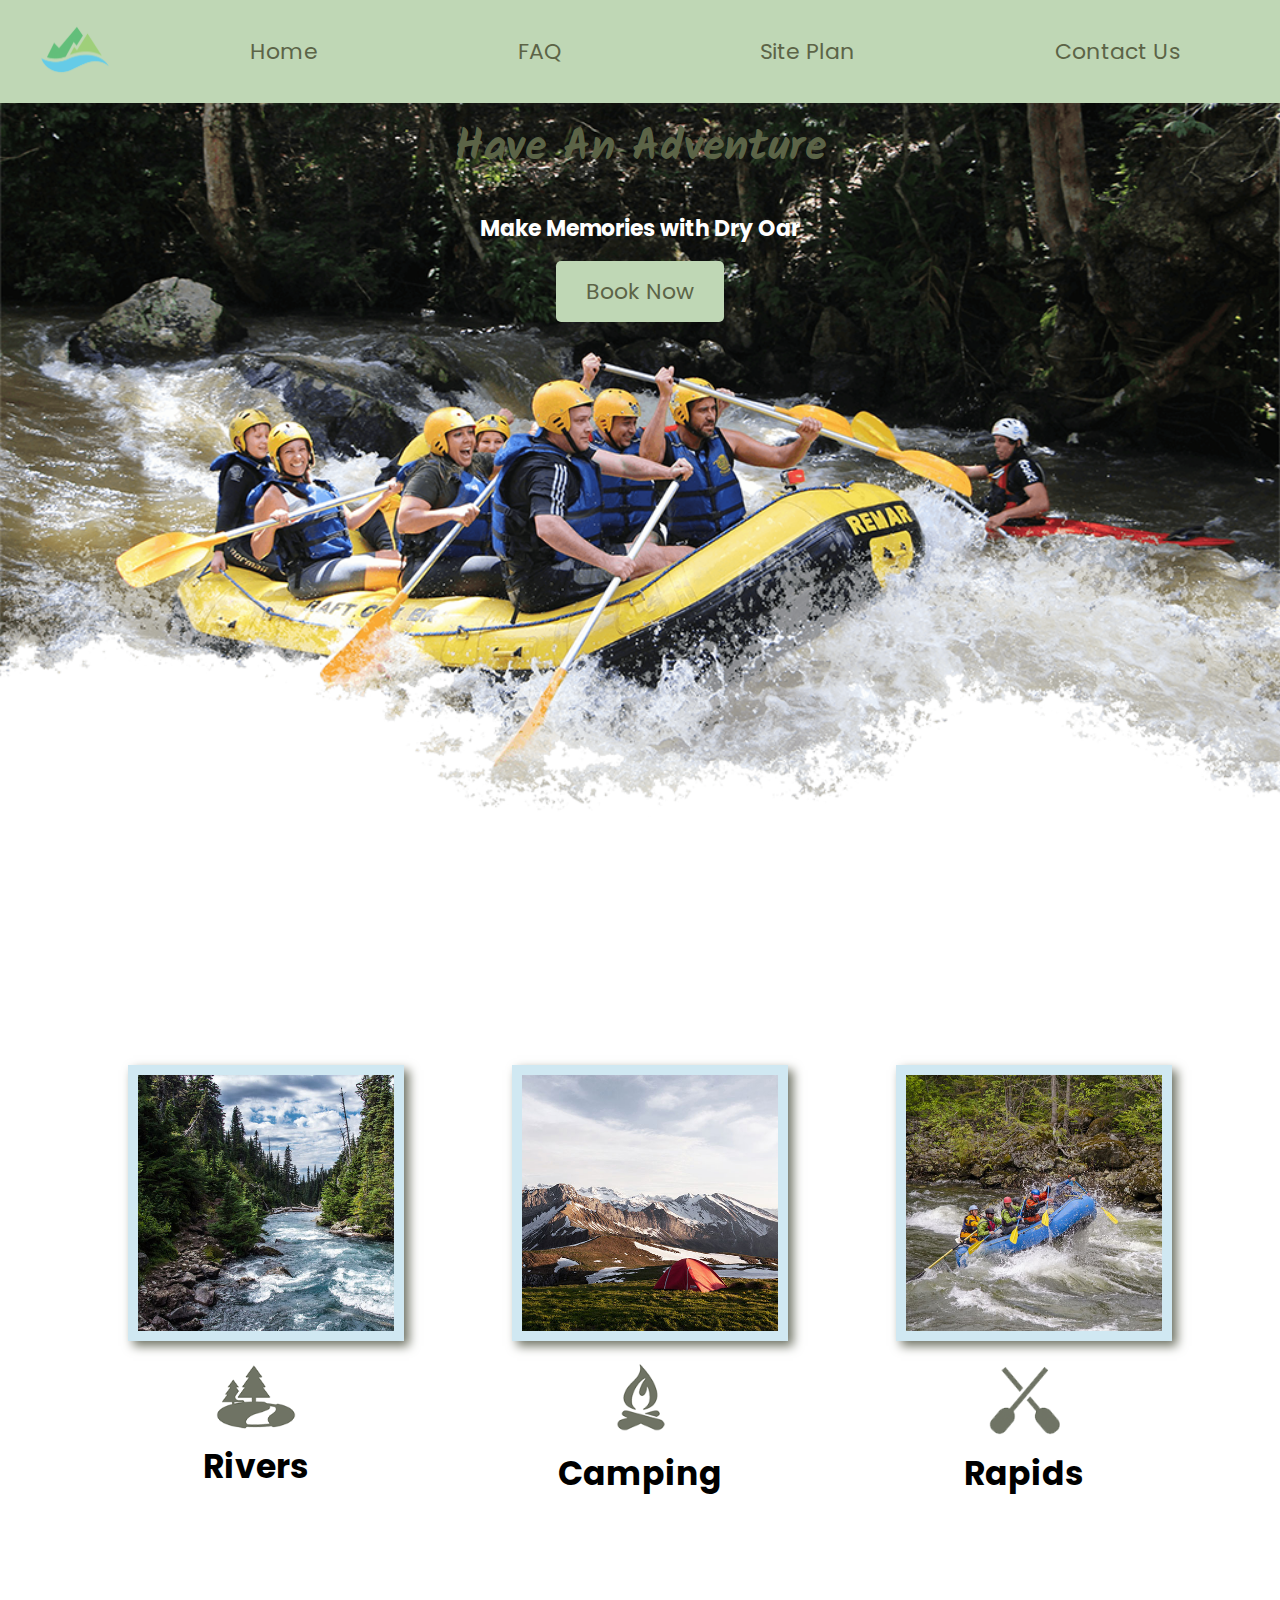
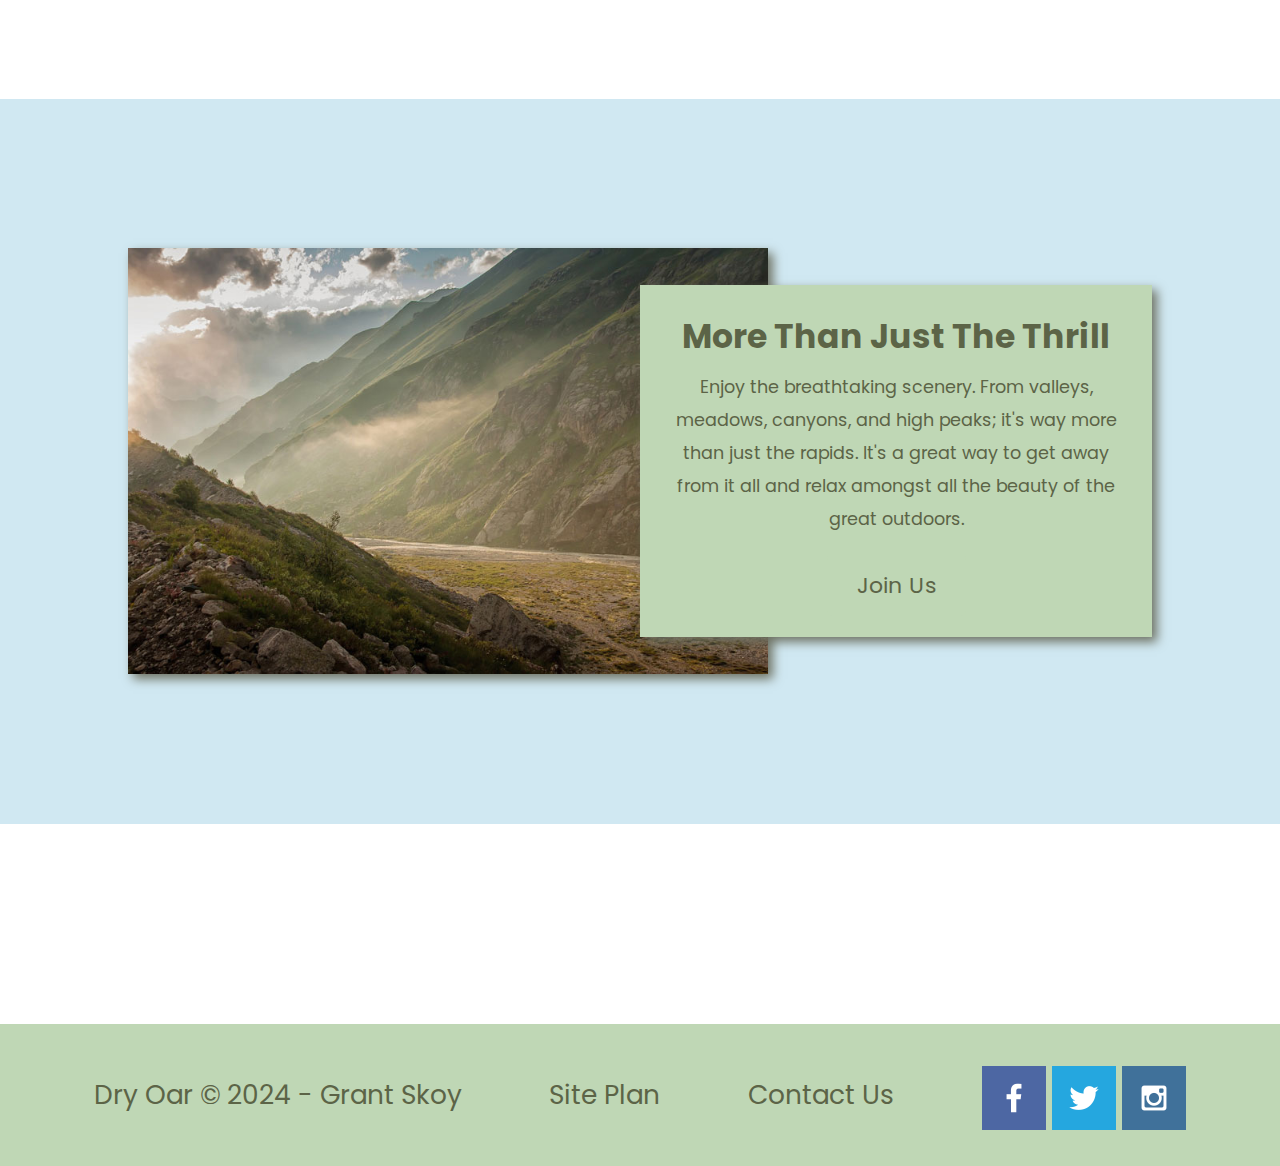
<file: wwr/index.html>
<!DOCTYPE html>
<html lang="en">
  <head>
    <meta charset="UTF-8" />
    <meta http-equiv="X-UA-Compatible" content="IE=edge" />
    <meta name="viewport" content="width=device-width, initial-scale=1.0" />
    <title>Whitewater Rafting Vacations | Dry Oar Boating | Home</title>
    <link rel="stylesheet" href="styles/style.css" />
  </head>
  <body>
    <div id="content"></div>
    <header>
      <a id="logo_link" href="index.html">
        <img class="logo" src="images/logo.png" alt="Dry Oar Logo" />
      </a>
      <nav>
        <a href="index.html" target="_blank">Home</a>
        <a href="faq.html" target="_blank">FAQ</a>
        <a href="site-plan-rafting.html" target="_blank">Site Plan</a>
        <a href="contactus.html" target="_blank">Contact Us</a>
      </nav>
    </header>
    <div id="hero">
      <div id="hero-box">
        <img
          id="hero-img"
          src="images/hero.png"
          alt="People enjoying white water rafting"
        />
      </div>
      <section id="hero-msg">
        <h1 class="home-title">Have An Adventure</h1>
        <h4>Make Memories with Dry Oar</h4>
        <div class="button-box">
          <a class="book" href="contactus.html">Book Now</a>
        </div>
      </section>
    </div>
    <main class="home-grid">
      <section class="rivers-card">
        <img class="card-img" src="images/rivers.jpg" alt="river in forest" />
        <img class="icon" src="images/river_icon.png" alt="river icon" />
        <h2>Rivers</h2>
      </section>
      <section class="camping-card">
        <img
          class="card-img"
          src="images/camping.jpg"
          alt="tent in mountains"
        />
        <img class="icon" src="images/fire_icon.png" alt="fire icon" />
        <h2>Camping</h2>
      </section>
      <section class="rapids-card">
        <img class="card-img" src="images/rapids.jpg" alt="rafting boat" />
        <img class="icon" src="images/oars.png" alt="oars icon" />
        <h2>Rapids</h2>
      </section>
      <div id="background"></div>
      <img class="mountains" src="images/mountains.jpg" alt="Misty mountains" />
      <section class="msg">
        <h2>More Than Just The Thrill</h2>
        <p>
          Enjoy the breathtaking scenery. From valleys, meadows, canyons, and
          high peaks; it's way more than just the rapids. It's a great way to
          get away from it all and relax amongst all the beauty of the great
          outdoors.
        </p>
        <a class="join" href="rivers.html">Join Us</a>
      </section>
    </main>
    <footer>
      <p>Dry Oar &copy; 2024 - Grant Skoy</p>
      <p><a href="site-plan-rafting.html">Site Plan</a></p>
      <p><a href="contactus.html">Contact Us</a></p>
      <div class="social">
        <a href="https://facebook.com">
          <img src="images/facebook.png" alt="fb icon" />
        </a>
        <a href="https://twitter.com">
          <img src="images/twitter.png" alt="twitter icon" />
        </a>
        <a href="https://instagram.com">
          <img src="images/instagram.png" alt="instagram icon" />
        </a>
      </div>
    </footer>
  </body>
</html>
</file>
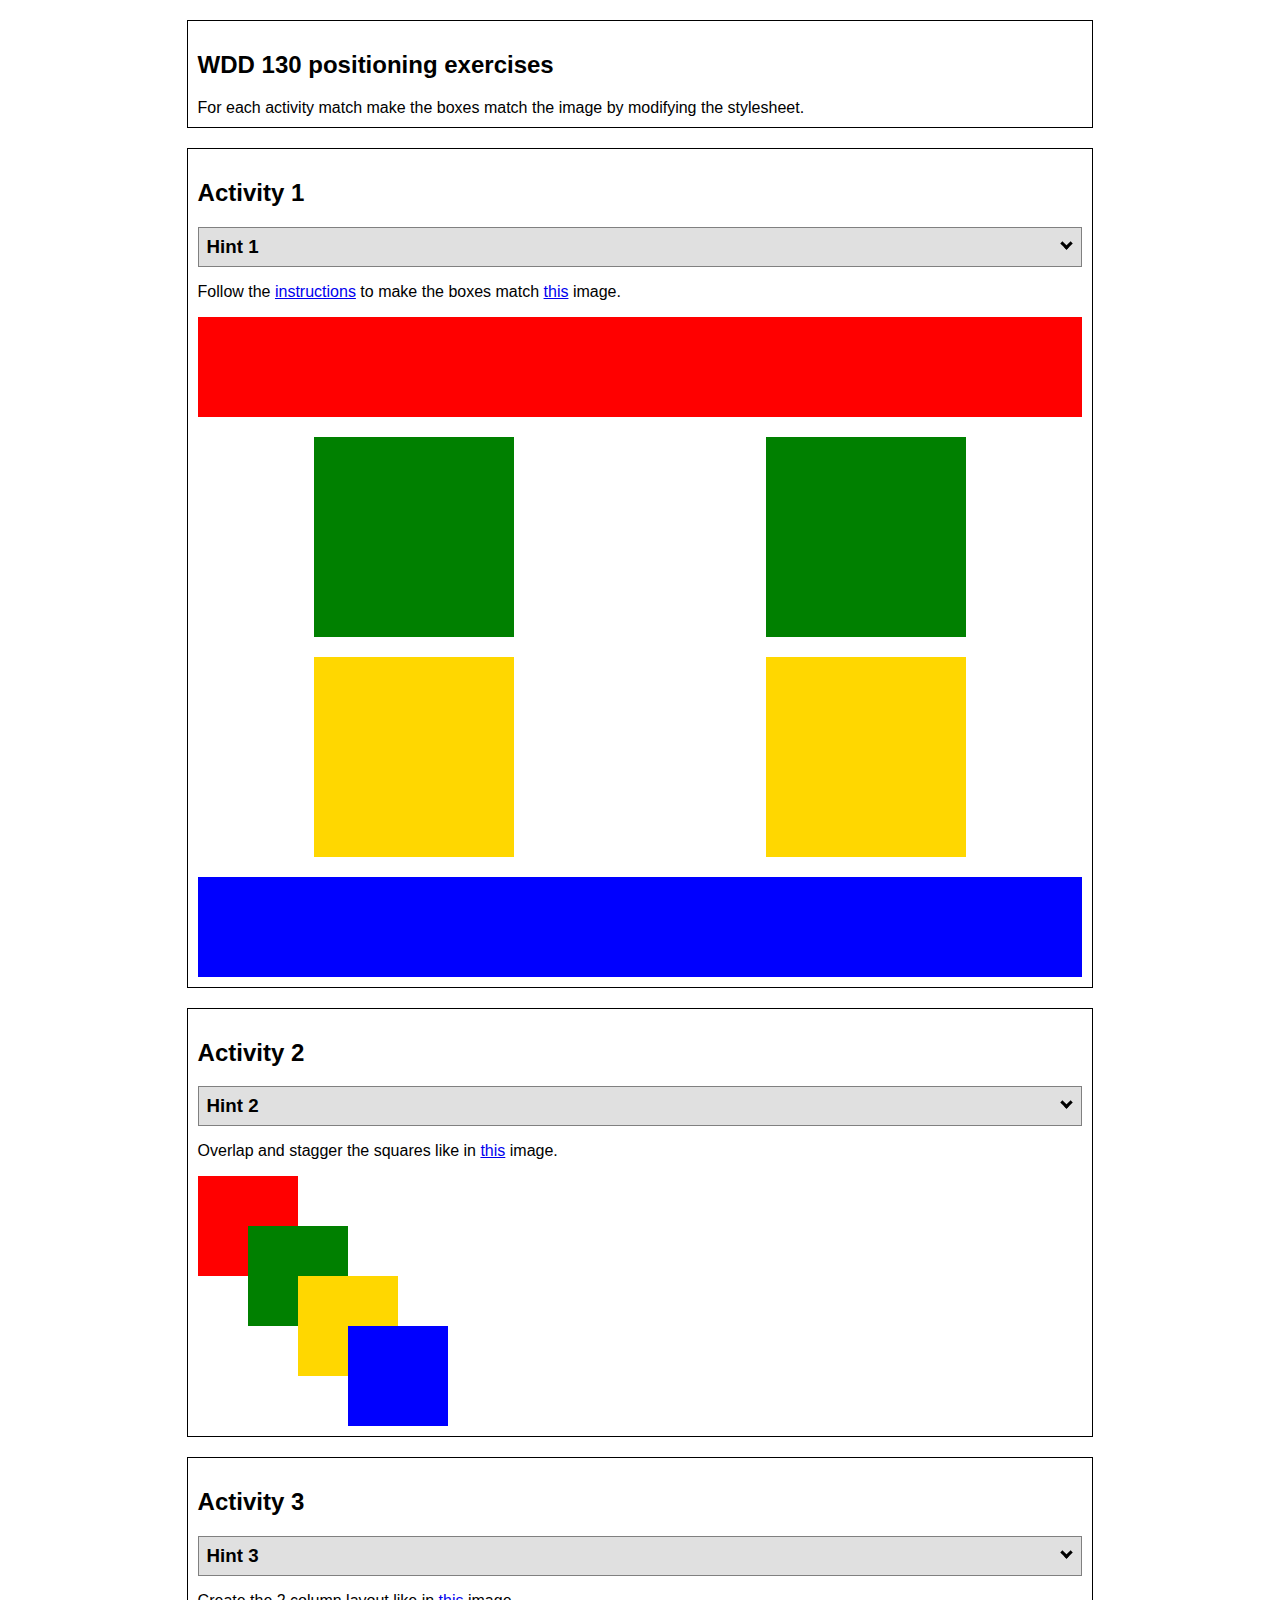
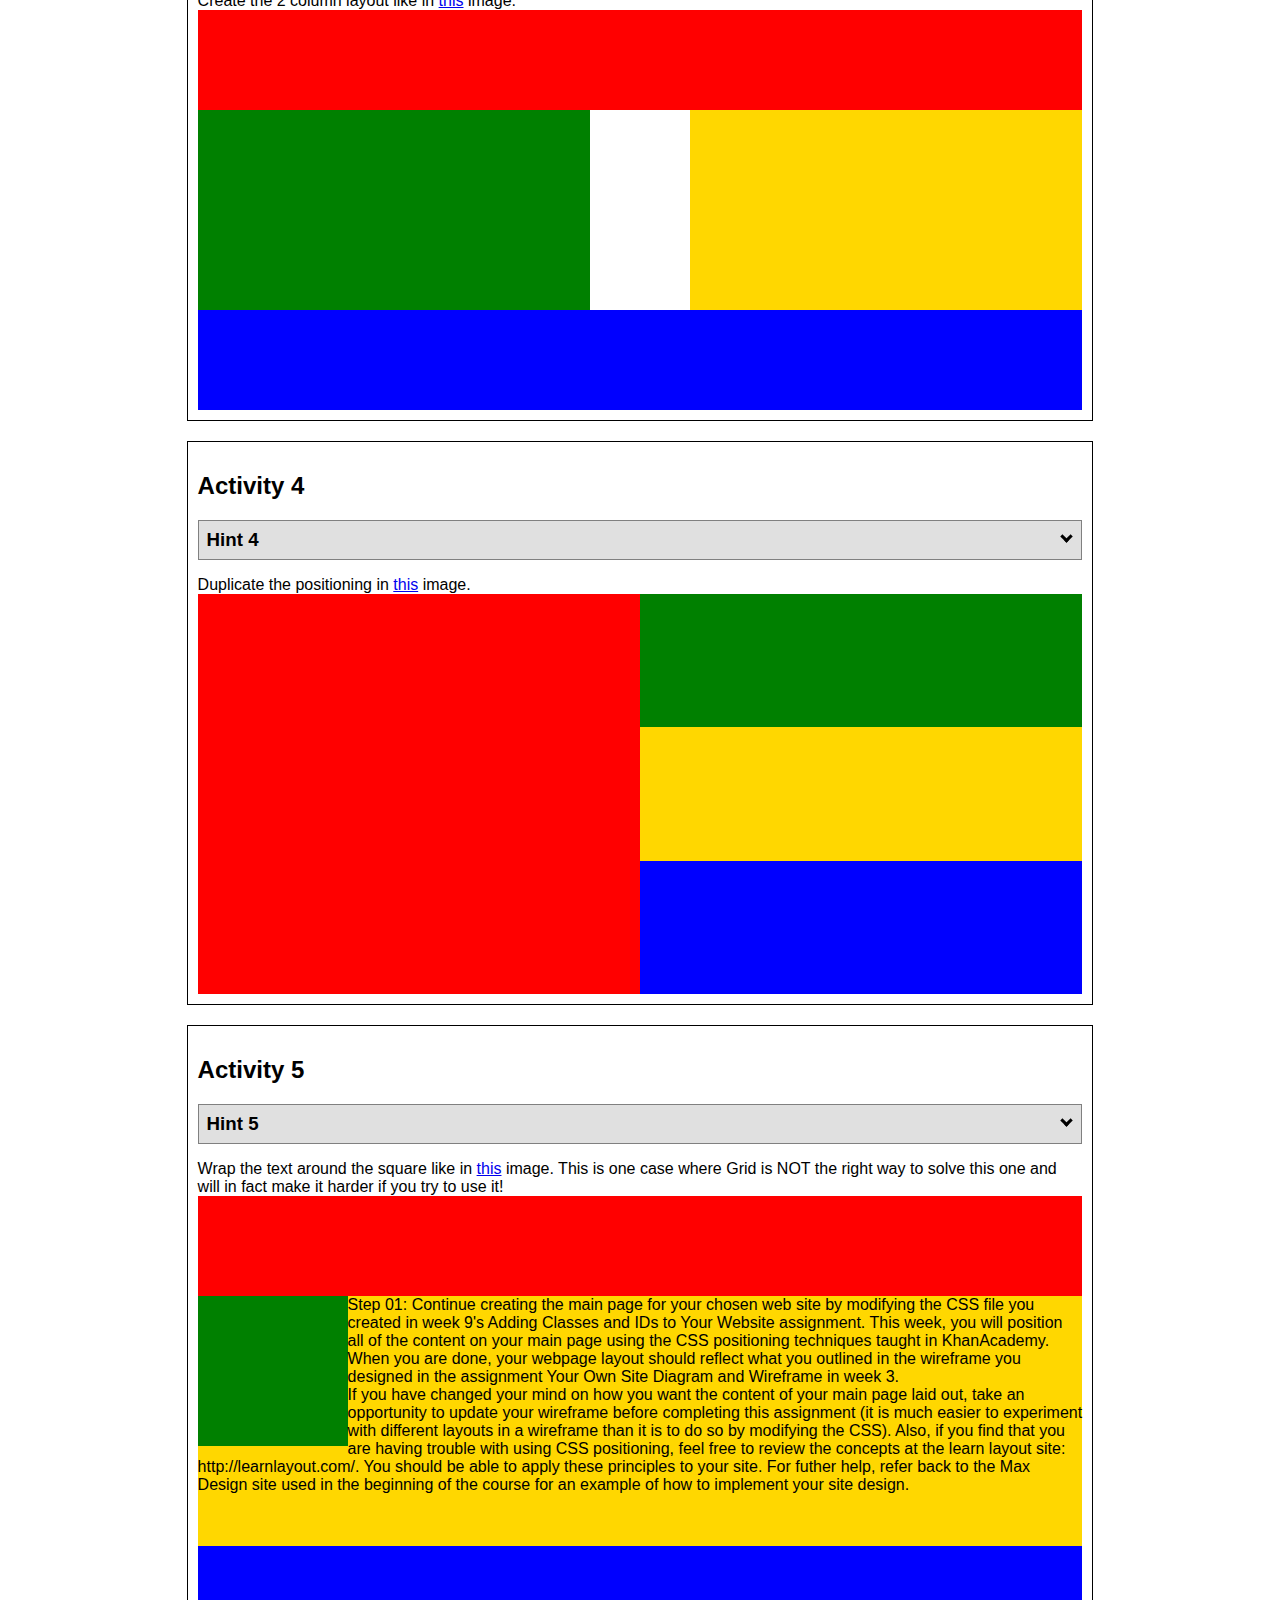
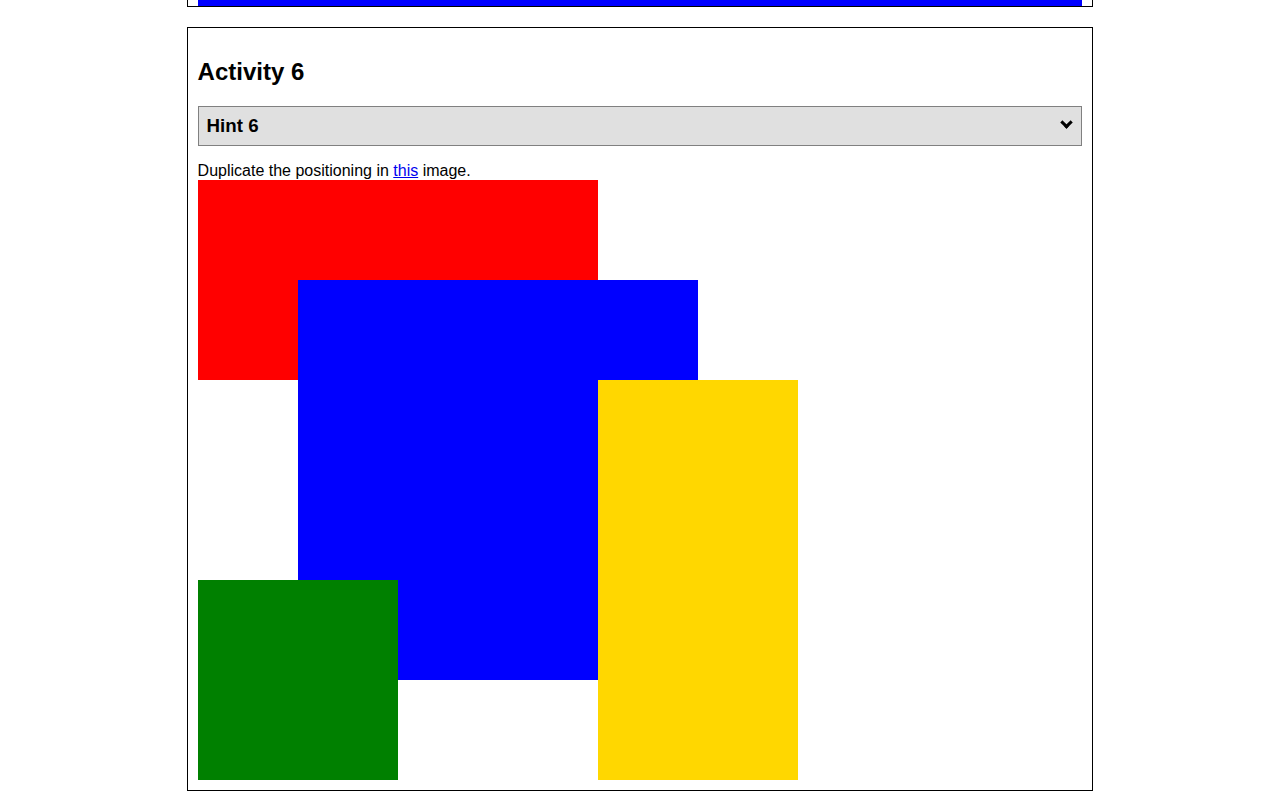
<file: positioning/positioning.html>
<!DOCTYPE html>
<html lang="en">
  <head>
    <!-- HTML - Name: positioning.html -->
    <title>Positioning Activity</title>
    <link rel="stylesheet" type="text/css" href="positionstyles.css" />
  </head>
  <body>
    <div class="activity">
      <h2>WDD 130 positioning exercises</h2>
      For each activity match make the boxes match the image by modifying the
      stylesheet.
    </div>
    <div class="activity">
      <h2>Activity 1</h2>
      <section class="hint">
        <input type="checkbox" /><i></i>
        <h3>Hint 1</h3>
        <div>
          <p>
            Check out the
            <a
              href="https://byui-wdd.github.io/wdd130/activities/w06-css-positioning.html"
              target="_blank"
              >activity instructions</a
            >
            in Ilearn!
          </p>
        </div>
      </section>
      <p>
        Follow the
        <a
          href="https://byui-wdd.github.io/wdd130/activities/w06-css-positioning.html"
          target="_blank"
          >instructions</a
        >
        to make the boxes match
        <a
          href="https://byui-wdd.github.io/wdd130/images/example1.png"
          target="_blank"
          >this</a
        >
        image.
      </p>
      <div class="content1">
        <div class="red1"></div>
        <div class="green1"></div>
        <div class="green1"></div>
        <div class="yellow1"></div>
        <div class="yellow1"></div>
        <div class="blue1"></div>
      </div>
    </div>
    <div class="activity">
      <h2>Activity 2</h2>
      <section class="hint">
        <input type="checkbox" />
        <h3>Hint 2</h3>
        <i></i>
        <div>
          <p>
            Remember that the best way to shift elements around slightly on the
            page is with Margins. You could also use Grid. Either would work for
            this. If you choose margin, you can use a <em>negative</em> margin.
            (ie margin-top: -20px;)
          </p>
          <h4>Properties used:</h4>
          <ul>
            <li>margin-top, margin-left</li>
            <li>...or...</li>
            <li>grid-template-columns: 50px 50px 50px 50px 50px</li>
          </ul>
        </div>
      </section>
      <p>
        Overlap and stagger the squares like in
        <a
          href="https://byui-wdd.github.io/wdd130/images/example2.png"
          target="_blank"
          >this</a
        >
        image.
      </p>
      <div class="content2">
        <div class="red2"></div>
        <div class="green2"></div>
        <div class="yellow2"></div>
        <div class="blue2"></div>
      </div>
    </div>
    <div class="activity">
      <h2>Activity 3</h2>
      <section class="hint">
        <input type="checkbox" />
        <h3>Hint 3</h3>
        <i></i>
        <div>
          <p>
            This one is going to be best solved with CSS Grid. Remember to make
            the boxes the right width first...then start moving them around.
          </p>
          <h4>Properties used:</h4>
          <ul>
            <li>display:grid;</li>
            <li>grid-template-columns:</li>
            <li>grid-column-gap:</li>
            <li>grid-column:</li>
          </ul>
        </div>
      </section>
      Create the 2 column layout like in
      <a
        href="https://byui-wdd.github.io/wdd130/images/example3.png"
        target="_blank"
        >this</a
      >
      image.
      <div class="content3">
        <div class="red3"></div>
        <div class="green3"></div>
        <div class="yellow3"></div>
        <div class="blue3"></div>
      </div>
    </div>
    <div class="activity">
      <h2>Activity 4</h2>
      <section class="hint">
        <input type="checkbox" />
        <h3>Hint 4</h3>
        <i></i>
        <div>
          <p>
            For the others we have been primarily concerned with width. For this
            one you will need to adjust height as well.
          </p>
          <h4>Properties used:</h4>
          <ul>
            <li>display:grid;</li>
            <li>grid-template-columns:</li>
            <li>grid-row:</li>
          </ul>
        </div>
      </section>
      Duplicate the positioning in
      <a
        href="https://byui-wdd.github.io/wdd130/images/example4.png"
        target="_blank"
        >this</a
      >
      image.
      <div class="content4">
        <div class="red4"></div>
        <div class="green4"></div>
        <div class="yellow4"></div>
        <div class="blue4"></div>
      </div>
    </div>

    <div class="activity">
      <h2>Activity 5</h2>
      <section class="hint">
        <input type="checkbox" />
        <h3>Hint 5</h3>
        <i></i>
        <div>
          <p>
            Grid is <strong>not</strong> the right way to do this. In fact there
            is only one way to really do that...and that is with float. Remember
            that we float the thing we want the text to wrap around. Also
            remember to start by making all the shapes the right size and shape.
          </p>
          <h4>Properties used:</h4>
          <ul>
            <li>float: left;</li>
          </ul>
        </div>
      </section>
      Wrap the text around the square like in
      <a
        href="https://byui-wdd.github.io/wdd130/images/example5.png"
        target="_blank"
        >this</a
      >
      image. This is one case where Grid is NOT the right way to solve this one
      and will in fact make it harder if you try to use it!
      <div class="content5">
        <div class="red5"></div>
        <div class="green5"></div>
        <div class="yellow5">
          Step 01: Continue creating the main page for your chosen web site by
          modifying the CSS file you created in week 9's Adding Classes and IDs
          to Your Website assignment. This week, you will position all of the
          content on your main page using the CSS positioning techniques taught
          in KhanAcademy. When you are done, your webpage layout should reflect
          what you outlined in the wireframe you designed in the assignment Your
          Own Site Diagram and Wireframe in week 3. <br />
          If you have changed your mind on how you want the content of your main
          page laid out, take an opportunity to update your wireframe before
          completing this assignment (it is much easier to experiment with
          different layouts in a wireframe than it is to do so by modifying the
          CSS). Also, if you find that you are having trouble with using CSS
          positioning, feel free to review the concepts at the learn layout
          site: http://learnlayout.com/. You should be able to apply these
          principles to your site. For futher help, refer back to the Max Design
          site used in the beginning of the course for an example of how to
          implement your site design.
        </div>
        <div class="blue5"></div>
      </div>
    </div>
    <div class="activity">
      <h2>Activity 6</h2>
      <section class="hint">
        <input type="checkbox" />
        <h3>Hint 6</h3>
        <i></i>
        <div>
          <p>
            This one is all about visualizing the grid behind the layout. If you
            are having a hard time doing that first: all the sizes are even
            multiples of 100, and second here is another example with the lines
            drawn:
            <a
              href="https://byui-wdd.github.io/wdd130/images/example6-hint.png"
              target="_blank"
              >example 6 with lines</a
            >. For this one you will find it easiest if you use px for the
            column width. You can also use <kbd>z-index</kbd> to control the
            element layering.
          </p>
          <h4>Properties used:</h4>
          <ul>
            <li>display:grid;</li>
            <li>grid-template-columns:</li>
            <li>grid-column:</li>
            <li>grid-row:</li>
            <li>
              <a
                href="https://www.w3schools.com/cssref/pr_pos_z-index.asp"
                target="_blank"
                >z-index:</a
              >
            </li>
          </ul>
        </div>
      </section>
      Duplicate the positioning in
      <a
        href="https://byui-wdd.github.io/wdd130/images/example6.png"
        target="_blank"
        >this</a
      >
      image.
      <div class="content6">
        <div class="red6"></div>
        <div class="green6"></div>
        <div class="yellow6"></div>
        <div class="blue6"></div>
      </div>
    </div>
  </body>
</html>
</file>
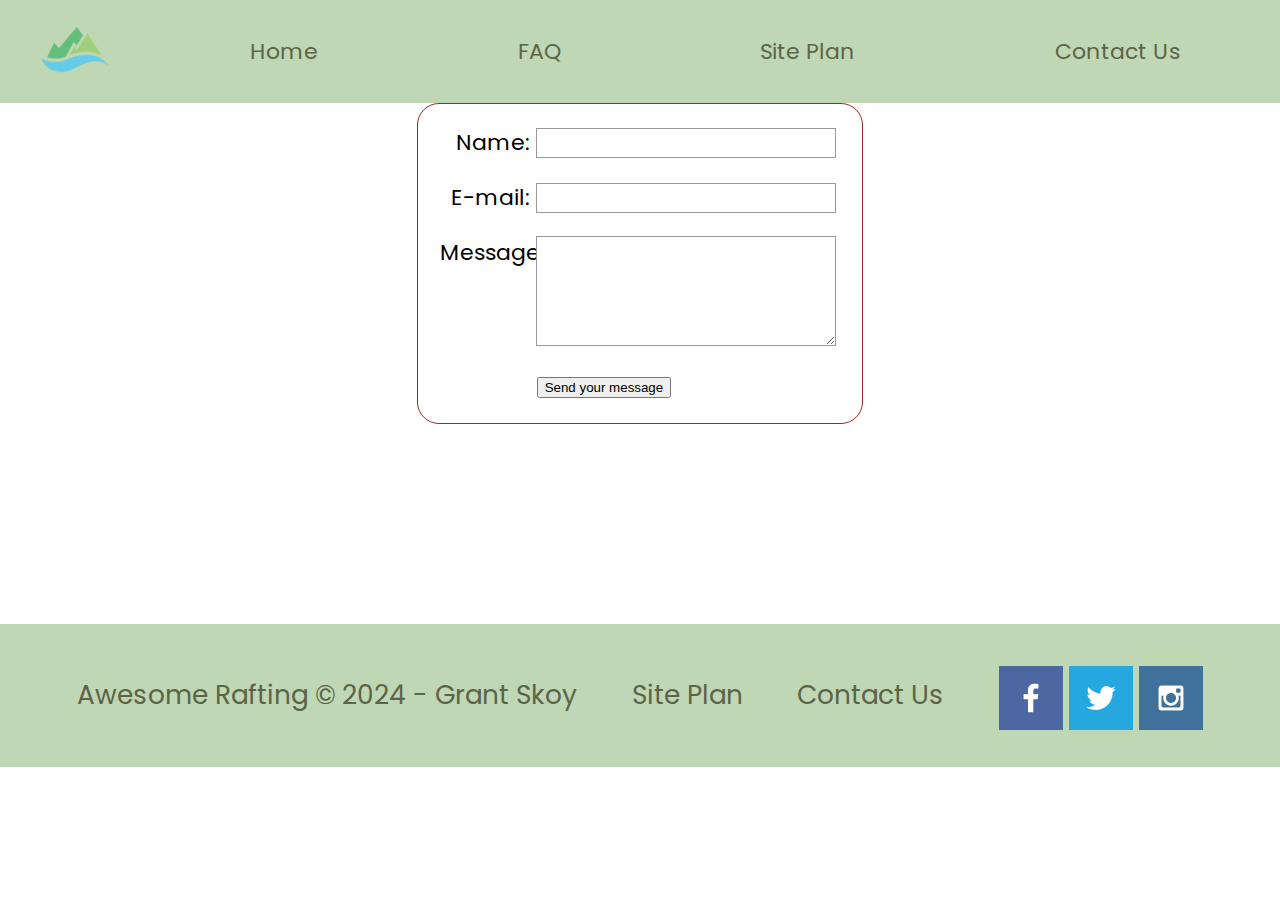
<file: wwr/contactus.html>
<!DOCTYPE html>
<html lang="en">
<head>
    <link rel="stylesheet" href="styles/style.css">
    <meta charset="UTF-8">
    <meta http-equiv="X-UA-Compatible" content="IE=edge">
    <meta name="viewport" content="width=device-width, initial-scale=1.0">
    <title>Contact Us</title>
    <style>
        form {
  /* Center the form on the page */
  margin: 0 auto;
  width: 400px;
  /* Form outline */
  padding: 1em;
  border: 1px solid #9d2626;
  border-radius: 1em;
}

ul {
  list-style: none;
  padding: 0;
  margin: 0;
}

form li + li {
  margin-top: 1em;
}

label {
  /* Uniform size & alignment */
  display: inline-block;
  width: 90px;
  text-align: right;
}

input,
textarea {
  /* To make sure that all text fields have the same font settings
     By default, textareas have a monospace font */
  font: 1em sans-serif;

  /* Uniform text field size */
  width: 300px;
  box-sizing: border-box;

  /* Match form field borders */
  border: 1px solid #999;
}

input:focus,
textarea:focus {
  /* Additional highlight for focused elements */
  border-color: #000;
}

textarea {
  /* Align multiline text fields with their labels */
  vertical-align: top;

  /* Provide space to type some text */
  height: 5em;
}

.button {
  /* Align buttons with the text fields */
  padding-left: 90px; /* same size as the label elements */
}

button {
  /* This extra margin represent roughly the same space as the space
     between the labels and their text fields */
  margin-left: 0.5em;
}
#feedback {
    background-color: rgb(215, 250, 215);
    position: absolute;
    top: 0;
    left: 0;
    right: 0;
    padding: .5em;
    /* make this element invisible until we are ready for it */
    display: none;      
}
.moveDown {
    margin-top: 3em;
}
    </style>
</head>
<body>
    <header>
        <a id="logo_link" href="index.html">
            <img class="logo" src="images/logo.png" alt="Awesome Rafting Logo">
        </a>
        <nav>
            <a href="index.html">Home</a>
            <a href="faq.html">FAQ</a>
            <a href="site-plan-rafting.html">Site Plan</a>
            <a href="contactus.html">Contact Us</a>
        </nav>
    </header>
    <main>
        <div id="feedback"></div>
        <form action="/my-handling-form-page" method="post">
            <ul>
                <li>
                <label for="name">Name:</label>
                <input type="text" id="name" name="user_name" />
                </li>
                <li>
                <label for="mail">E-mail:</label>
                <input type="email" id="mail" name="user_email" />
                </li>
                <li>
                <label for="msg">Message:</label>
                <textarea id="msg" name="user_message"></textarea>
                </li>
                <li class="button">
                    <button type="submit">Send your message</button>
                </li>
            </ul>
        </form>
    </main>
    <footer>
        <p>Awesome Rafting &copy; 2024 - Grant Skoy</p>
        <p><a href="site-plan-rafting.html">Site Plan</a></p>
        <p><a href="contactus.html">Contact Us</a></p>
        <div class="social">
            <a href="https://facebook.com" target="_blank">
                <img src="images/facebook.png" alt="fb icon">
            </a>
            <a href="https://twitter.com" target="_blank">
                <img src="images/twitter.png" alt="twitter icon">
            </a>
            <a href="https://instagram.com" target="_blank">
                <img src="images/instagram.png" alt="instagram icon">
            </a>
    </footer>
    <script>
        // get the feedback div element so we can do something with it.
        const feedbackElement = document.getElementById('feedback');
        // get the form so we can read what was entered in it.
        const formElement = document.forms[0];
        // add a 'listener' to wait for a submission of our form. When that happens run the code below.
        formElement.addEventListener('submit', function(e) {
            // stop the form from doing the default action.
            e.preventDefault();
            // set the contents of our feedback element to a message letting the user know the form was submitted successfully. Notice that we pull the name that was entered in the form to personalize the message!
            feedbackElement.innerHTML = 'Hello '+ formElement.user_name.value +'! Thank you for your message. We will get back with you as soon as possible!';
            // make the feedback element visible.
            feedbackElement.style.display = "block";
            // add a class to move everything down so our message doesn't cover it.
            document.body.classList.toggle('moveDown');
        });
    </script>
</body>
</html>
</file>
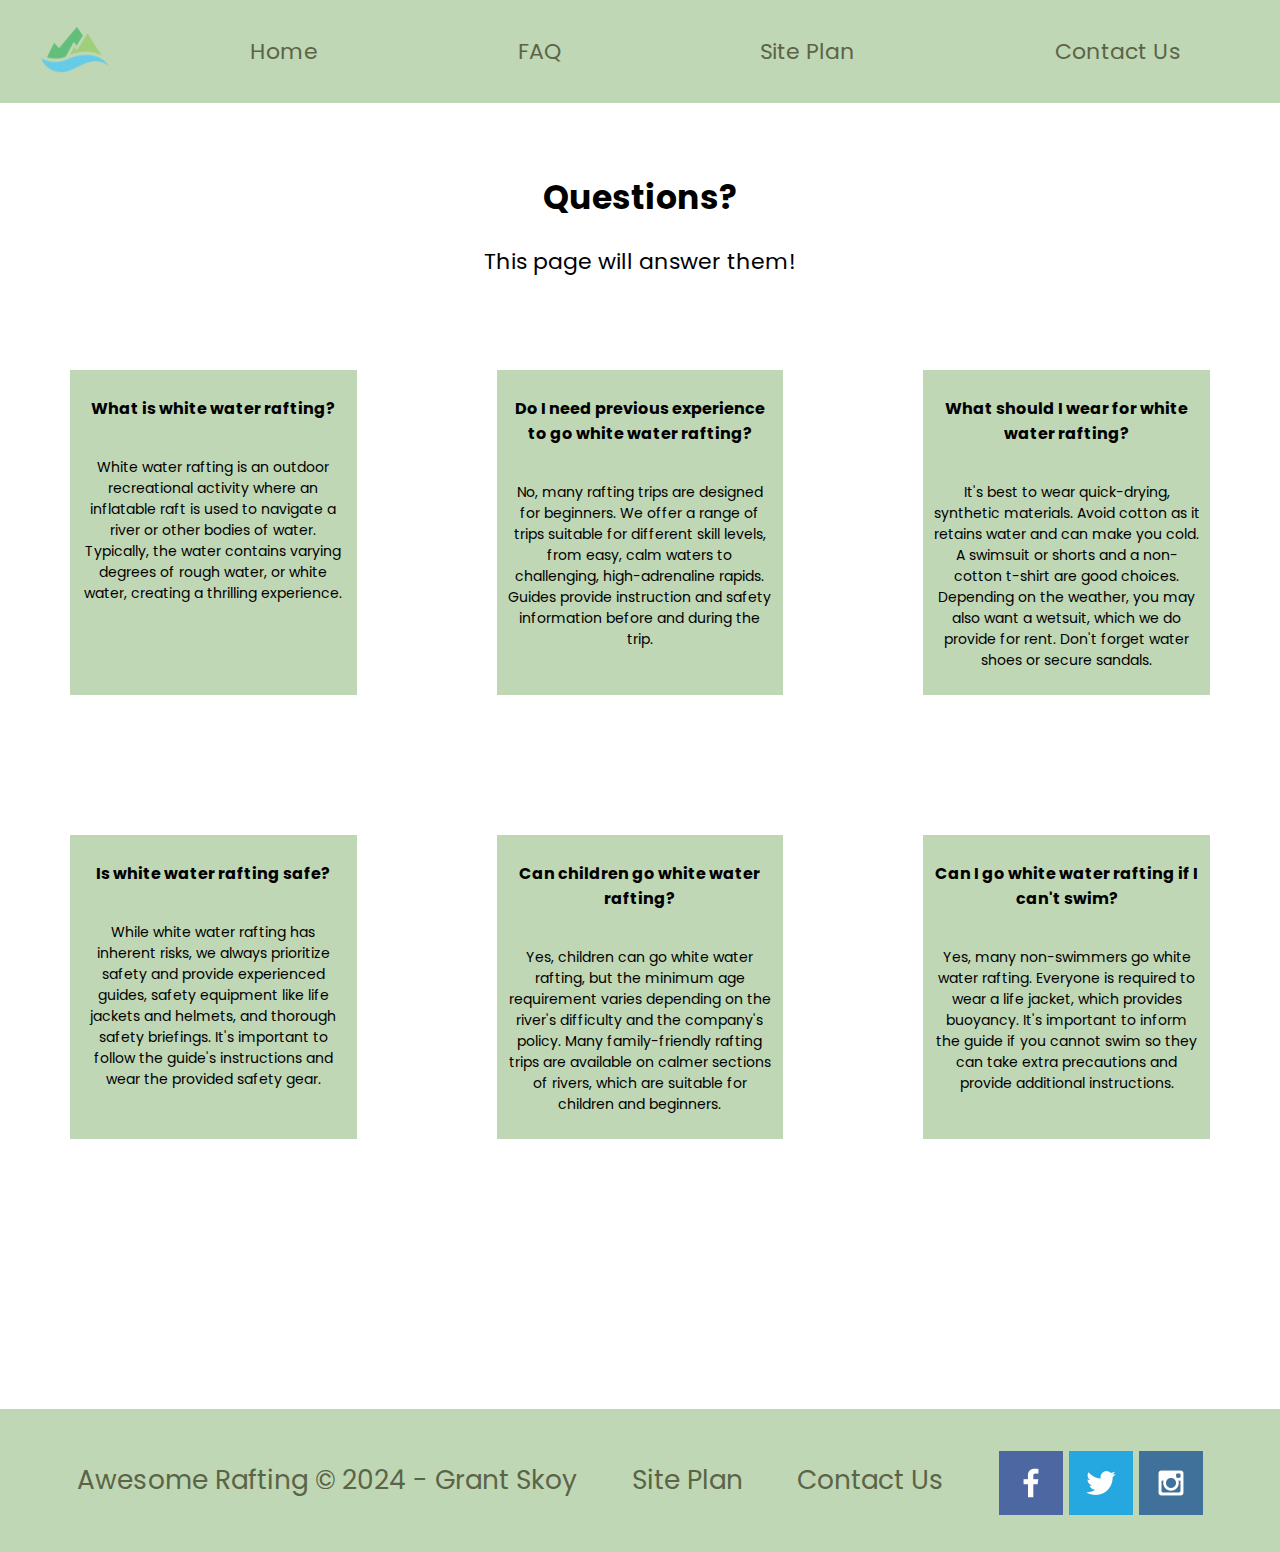
<file: wwr/faq.html>
<!DOCTYPE html>
<html lang="en">
  <head>
    <link rel="stylesheet" href="styles/style.css" />
    <meta charset="UTF-8" />
    <meta http-equiv="X-UA-Compatible" content="IE=edge" />
    <meta name="viewport" content="width=device-width, initial-scale=1.0" />
    <title>FAQ</title>
  </head>
  <body>
    <div id="content">
      <header>
        <a id="logo_link" href="index.html">
          <img class="logo" src="images/logo.png" alt="Awesome Rafting Logo" />
        </a>
        <nav>
          <a href="index.html">Home</a>
          <a href="faq.html">FAQ</a>
          <a href="site-plan-rafting.html">Site Plan</a>
          <a href="#">Contact Us</a>
        </nav>
      </header>
      <div class="title-aboutus">
        <h2>Questions?</h2>
        <p>This page will answer them!</p>
      </div>

      <div class="aboutus-grid">
        <section class="question">
          <h3>What is white water rafting?</h3>
          <p>
            White water rafting is an outdoor recreational activity where an
            inflatable raft is used to navigate a river or other bodies of
            water. Typically, the water contains varying degrees of rough water,
            or white water, creating a thrilling experience.
          </p>
        </section>

        <section class="question">
          <h3>Do I need previous experience to go white water rafting?</h3>
          <p>
            No, many rafting trips are designed for beginners. We offer a range
            of trips suitable for different skill levels, from easy, calm waters
            to challenging, high-adrenaline rapids. Guides provide instruction
            and safety information before and during the trip.
          </p>
        </section>

        <section class="question">
          <h3>What should I wear for white water rafting?</h3>
          <p>
            It's best to wear quick-drying, synthetic materials. Avoid cotton as
            it retains water and can make you cold. A swimsuit or shorts and a
            non-cotton t-shirt are good choices. Depending on the weather, you
            may also want a wetsuit, which we do provide for rent. Don't forget
            water shoes or secure sandals.
          </p>
        </section>

        <section class="question">
          <h3>Is white water rafting safe?</h3>
          <p>
            While white water rafting has inherent risks, we always prioritize
            safety and provide experienced guides, safety equipment like life
            jackets and helmets, and thorough safety briefings. It's important
            to follow the guide's instructions and wear the provided safety
            gear.
          </p>
        </section>

        <section class="question">
          <h3>Can children go white water rafting?</h3>
          <p>
            Yes, children can go white water rafting, but the minimum age
            requirement varies depending on the river's difficulty and the
            company's policy. Many family-friendly rafting trips are available
            on calmer sections of rivers, which are suitable for children and
            beginners.
          </p>
        </section>

        <section class="question">
          <h3>Can I go white water rafting if I can't swim?</h3>
          <p>
            Yes, many non-swimmers go white water rafting. Everyone is required
            to wear a life jacket, which provides buoyancy. It's important to
            inform the guide if you cannot swim so they can take extra
            precautions and provide additional instructions.
          </p>
        </section>
      </div>

      <footer>
        <p>Awesome Rafting &copy; 2024 - Grant Skoy</p>
        <p><a href="site-plan-rafting.html">Site Plan</a></p>
        <p><a href="contactus.html">Contact Us</a></p>
        <div class="social">
          <a href="https://facebook.com" target="_blank">
            <img src="images/facebook.png" alt="fb icon" />
          </a>
          <a href="https://twitter.com" target="_blank">
            <img src="images/twitter.png" alt="twitter icon" />
          </a>
          <a href="https://instagram.com" target="_blank">
            <img src="images/instagram.png" alt="instagram icon" />
          </a>
        </div>
      </footer>
    </div>
  </body>
</html>
</file>
<file: wwr/styles/style.css>
@import url('https://fonts.googleapis.com/css2?family=Kalam&family=Poppins&display=swap');

/* CSS */
#content {
    max-width:1600px;
    margin:0 auto;
}

nav a{
    text-align:center;
    color:#5C6447;
    text-decoration:none;
    padding: 35px;
}

nav {
    display: flex;
    justify-content: space-around; 
}

#background {
    height:725px;
    background-color: #D0E8F2;
    grid-column: 1/11;
    grid-row: 4/9;
}

.book,.join {
    background-color:#BFD7B5;
    color:#5C6447;
    text-decoration:none;
    text-align: center;
    padding: 15px 30px;
    margin-top: 50px;
    border-radius: 5px;
}

footer {
    background-color:#BFD7B5;
    color:#5C6447;
    padding: 25px 50px;
    margin-top: 200px;
    display: flex;
    justify-content: space-around;
    align-items: center;
}

footer a {
    color:#5C6447;
    text-decoration:none;
}

footer p {
    font-size: 1.2em;
}

footer p a:hover {
    text-decoration: underline;
}

footer a:hover {
    color:#FFF;
}

#hero-img {
    width:100%;
}

#hero {
    display: grid;
    grid-template-columns: 1fr 3fr 1fr;
    margin-top: -100px;
}

#hero-box {
    grid-column: 1/4;
    grid-row: 1/3;
    z-index: -1;
}

#hero-msg {
    grid-column: 2/3;
    grid-row: 1/2;
    margin-top: 100px;
}

nav a:hover,.book:hover,.join:hover {
    background-color:#BFD7B5;
    color:#FFF;
}

h4,.msg h2 {
    color:#5C6447;
}

#hero-msg h4 {
    text-align: center;
    color: white;
}

#hero-msg h1,#hero-msg div,.button-box,main section {
    text-align: center;
}

header {
    background-color:#BFD7B5;
    display: grid;
    grid-template-columns: 150px auto;
}

body {
    background-color: #FFF;
    font-family: Poppins, Helvetica, sans-serif;
    font-size: 22px;
    margin: 0;
    padding: 0;
}

.logo {
width:80px;
}
.home-title {
    color:#5C6447;
    font-family: Kalam;
    font-size: 2em;
    margin-top: 10px;
}
.msg p {
    color:#5C6447;
    font-size: .8em;
    padding-bottom: 15px;
}
.msg {
    background-color:#BFD7B5;
    line-height: 1.5em;
    padding: 35px;
    grid-column: 6/10;
    grid-row: 6/7;
    box-shadow: 5px 5px 10px #6f7364;
}
h2 {
    margin: 0;
}
#logo_link {
    padding-top: 5px;
    justify-self: center;
    align-self: center;
}
.icon {
    width: 80px;
    padding-top: 10px;
}
footer .social img {
    padding-top: 15px;
}
.rivers-card, .camping-card, .rapids-card {
    margin: 200px 0;
}
.card-img {
    border: 10px solid #D0E8F2;
    transition: transform .5s;
    box-shadow: 5px 5px 10px #6f7364;
}
.card-img:hover {
    opacity: .6;
    transform: scale(1.1);
}
.main section img {
    box-sizing: border-box;
}
.home-grid {
    display: grid;
    grid-template-columns: repeat(10, 1fr);
}
.card-img, .mountains {
    width: 100%
}
.rivers-card {
    grid-column: 2/4;
    grid-row: 2/3;
}
.camping-card {
    grid-column: 5/7;
    grid-row: 2/3;
}
.rapids-card {
    grid-column: 8/10;
    grid-row: 2/3;
}
.mountains {
    grid-column: 2/7;
    grid-row: 5/8;
    box-shadow: 5px 5px 10px #6f7364;
}

/* ------------------------- ABOUT US PAGE ------------------------- */
.title-aboutus {
    text-align: center;
}
.title-aboutus h2 {
    margin-top: 70px;
}
.title-aboutus img {
    width: 40%;
}

.aboutus-grid {
    display: grid;
    grid-template-columns: repeat(3, 1fr);
    text-align: center;
    box-sizing: border-box;
    
    
}
.question{
    background: #BFD7B5;
    margin: 70px;
    word-wrap: break-word;
    vertical-align: middle;
    

}
.aboutus-grid .question h3  {
    font-size: 16px;
    padding: 10px;
}
.aboutus-grid .question p {
    font-size: 14px;
    padding: 10px;
}
.aboutus-grid .question li {
    font-size: 14px;
    padding: 10px
}
</file>
<file: positioning/positionstyles.css>
/* CSS - Name: "positionstyles.css" */
/* Activity 1 styles */
.content1 {
  display: grid;
  grid-template-columns: 1fr 1fr;
  justify-items: center;
  grid-gap: 20px;
}
.red1 { 
  width: 100%; 
  height: 100px; 
  background-color: red; 
  grid-column: 1/3;

} 
.green1 {
  width: 200px; 
  height: 200px; 
  background-color: green; 

} 
.yellow1 {
  width: 200px; 
  height: 200px; 
  background-color: gold; 
} 
.blue1 {
  width: 100%; 
  height: 100px; 
  background-color: blue; 
  grid-column: 1/3;
} 
/* Activity 2 styles */ 
.content2 {
  /* This is the parent of the activity 2 boxes. */
}
.red2 {
  width: 100px; 
  height: 100px; 
  background-color: red;
  margin-bottom: -50px; 
} 
.green2 { 
  width: 100px; 
  height: 100px; 
  background-color: green; 
  margin-left: 50px;
} 
.yellow2 {
  width: 100px; 
  height: 100px; 
  background-color: gold;
  margin-top: -50px;
  margin-left: 100px; 
} 
.blue2 {
  width: 100px; 
  height: 100px; 
  background-color: blue; 
  margin-top: -50px;
  margin-left: 150px; 
} 
/* Activity 3 styles */ 
.content3 {
  display: grid;
  grid-template-columns: 1fr 1fr;
  grid-column-gap: 100px
}
.red3 {
  width: 100%; 
  height: 100px; 
  background-color: red;
  grid-column: 1/3; 
} 
.green3 {
  width: 100%; 
  height: 200px; 
  background-color: green;
} 
.yellow3 {
  width: 100%; 
  height: 200px; 
  background-color: gold; 
} 
.blue3 {
  width: 100%;
  height: 100px; 
  background-color: blue; 
  grid-column: 1/3;
} 
/* Activity 4 styles */ 
.content4 {
  display: grid;
  grid-template-columns: 1fr 1fr;
  height: 400px;
}
.red4 {
  width: 100%; 
  height: 100%; 
  background-color: red;
  grid-column: 1/2;
  grid-row: 1/4;

} 
.green4 {
  width: 100%; 
  height: 100%; 
  background-color: green; 
} 
.yellow4 {
  width: 100%; 
  height: 100%; 
  background-color: gold;
  grid-column: 2/3; 
} 
.blue4 {
  width: 100%; 
  height: 100%; 
  background-color: blue; 
  grid-column: 2/3;

} 
/* Activity 5 styles */ 
.content5 {
  /* This is the parent of the activity 5 boxes. */
  height: 400px;
}
.red5 { 
  width: 100%; 
  height: 100px; 
  background-color: red; 
} 
.green5 { 
  width: 150px; 
  height: 150px; 
  background-color: green;
  float: left;

} 
.yellow5 {
  width: 100%; 
  height: 250px; 
  background-color: gold;
} 
.blue5 {
  width: 100%; 
  height: 100px; 
  background-color: blue; 
} 
/* Activity 6 styles */ 
.content6 {
  display: grid;
  grid-template-columns: repeat(6, 100px);
}
.red6 {
  width: 400px; 
  height: 200px; 
  background-color: red;
  grid-column: 1/5;
  grid-row: 1/3;
} 
.green6 {
  width: 200px; 
  height: 200px; 
  background-color: green;
  grid-column: 1/3;
  grid-row: 5/7;
  z-index: 2;
} 
.yellow6 {
  width: 200px; 
  height: 400px; 
  background-color: gold;
  grid-column: 5/7;
  grid-row: 3/7;
  z-index: 2;
} 
.blue6 {
  width: 400px; 
  height: 400px; 
  background-color: blue;
  grid-column: 2/6;
  grid-row: 2/6;
  z-index: 1;
} 


/* Do not make any changes below here */
.activity {
  width: 70%; 
  margin: 20px auto; 
  font-family: Arial, sans-serif; 
  border: 1px solid black; 
  padding: 10px; 
  clear:both; 
  overflow: auto;
} 

.hint {
  border: 1px solid grey;
  background: #e0e0e0;
  padding: .5em;
  position: relative;
  margin: 1em 0;
}
.hint h3 {
  margin: 0;
}
.hint:hover {
  background: #d0d0d0;
}
.hint > div {
  display: none;
}

.hint input[type=checkbox] {
  position: absolute;
  width: 100%;
  height: 100%;
  opacity: 0;
  z-index: 1;
  cursor: pointer;
}

.hint input[type=checkbox]:checked ~ div {
  display: block;
}

.hint i {
  position: absolute;
  transform: translate(-6px, 0);
  margin-top: 16px;
  right: 10px;
  top: -3px;
}
.hint i:before, .hint i:after {
  content: "";
  position: absolute;
  background-color: black;
  width: 3px;
  height: 9px;
}
.hint i:before {
  transform: translate(2px, 0) rotate(45deg);
}
.hint i:after {
  transform: translate(-2px, 0) rotate(-45deg);
}

.hint input[type=checkbox]:checked ~ i:before {
  transform: translate(-2px, 0) rotate(45deg);
}
.hint input[type=checkbox]:checked ~ i:after {
  transform: translate(2px, 0) rotate(-45deg);
}
.hint a {
  position: relative;
  z-index: 1;
}
</file>
